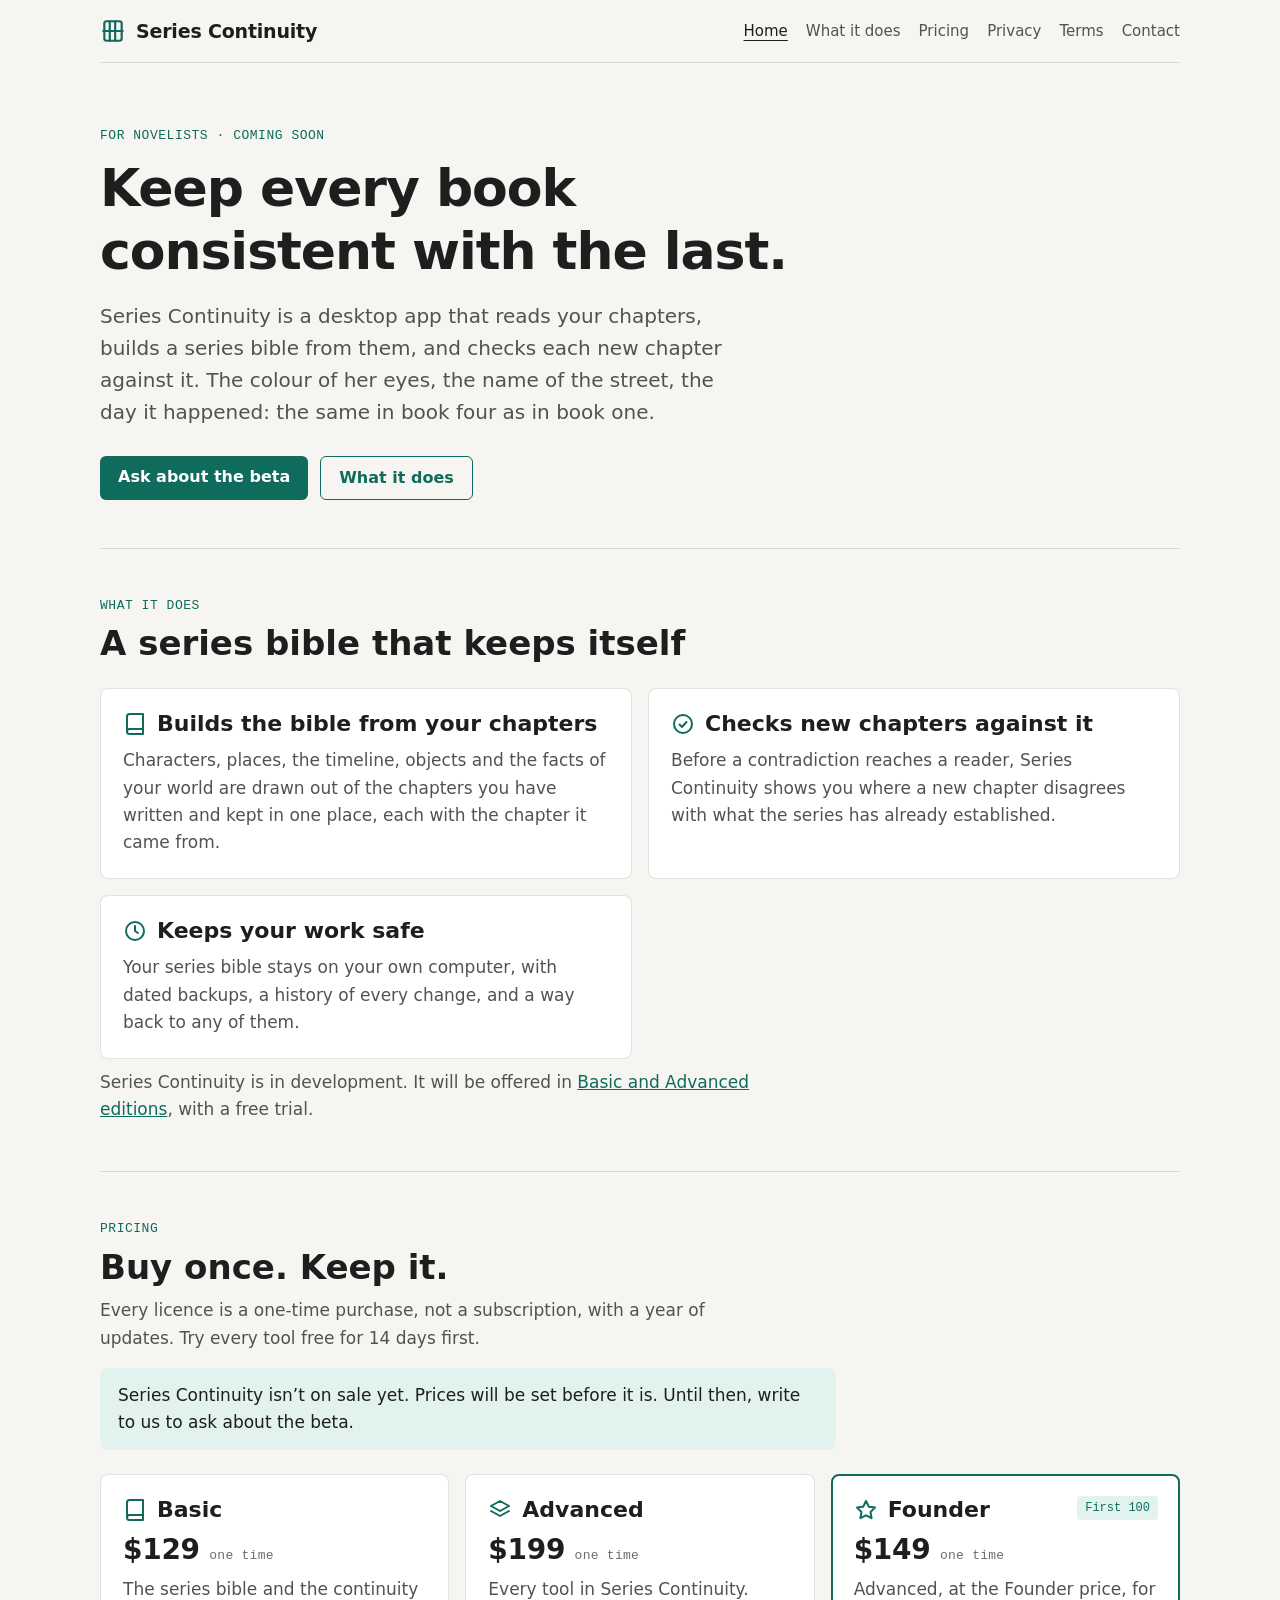
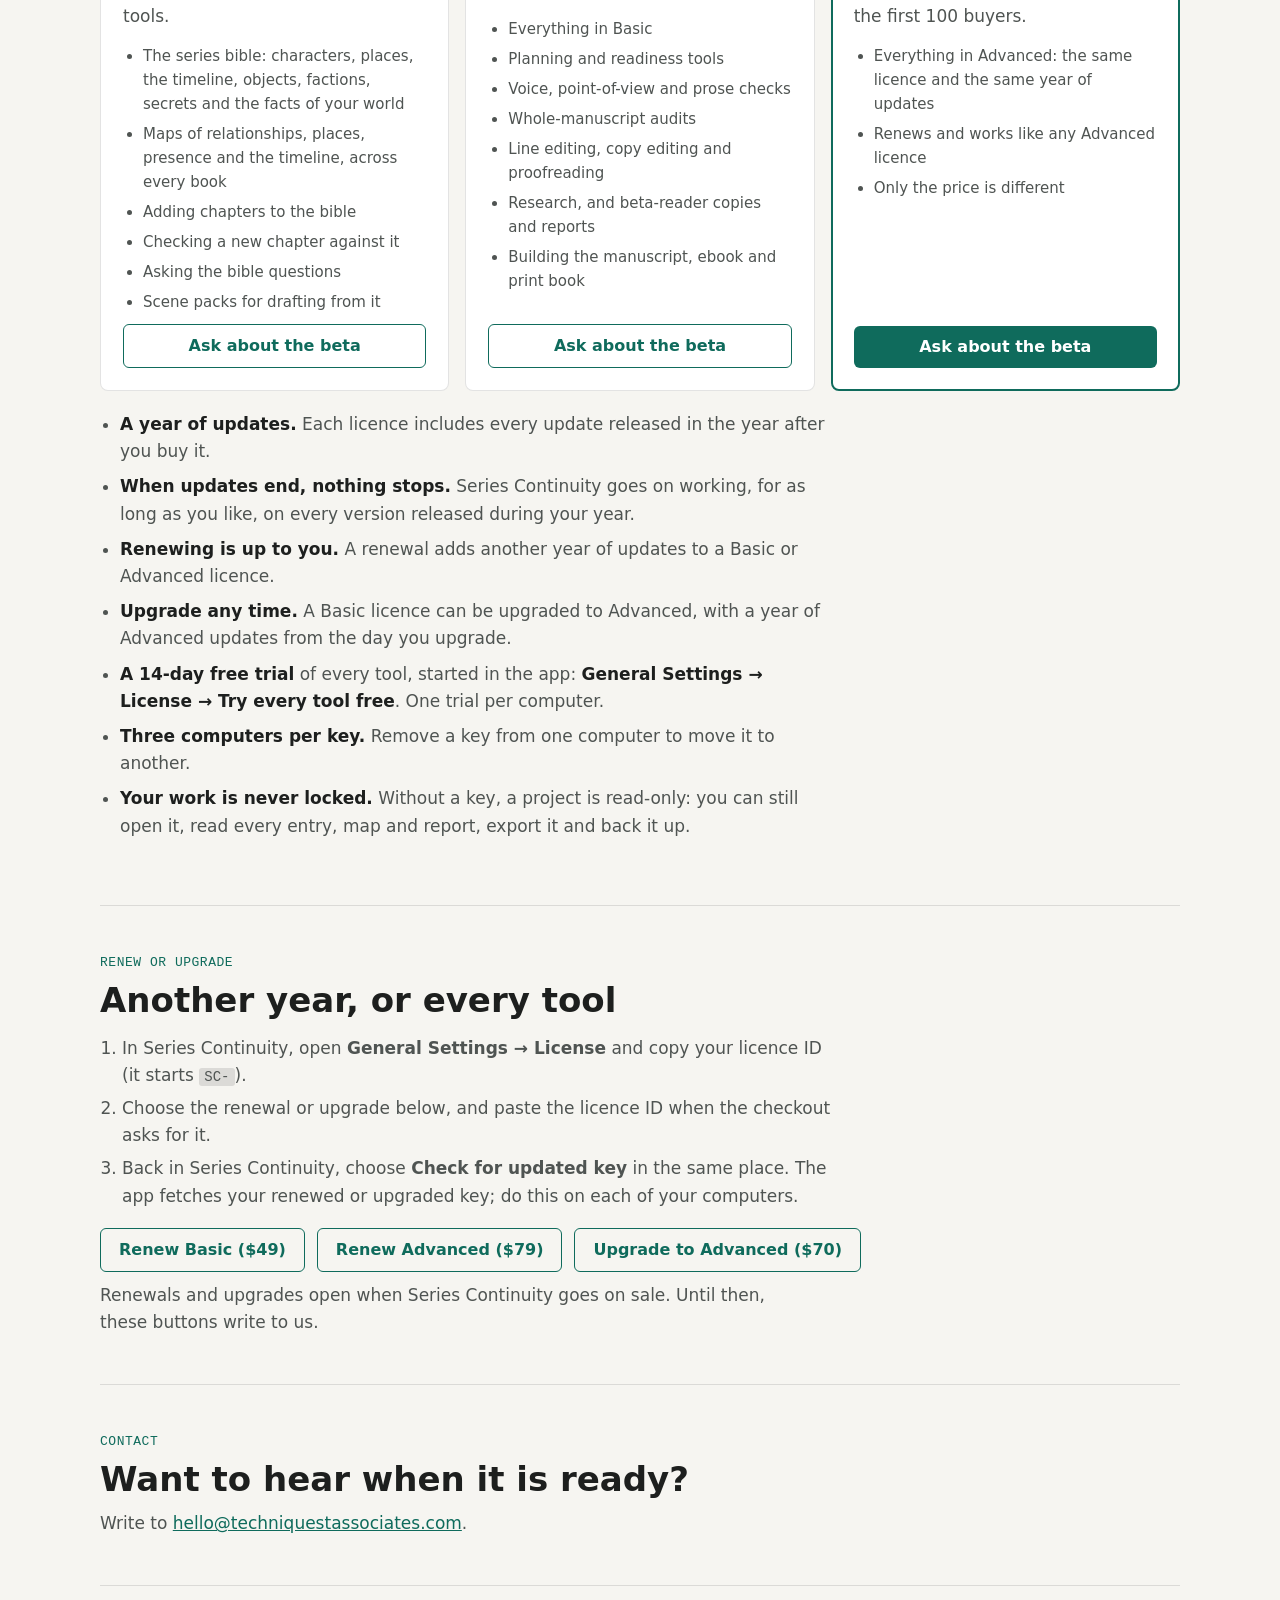
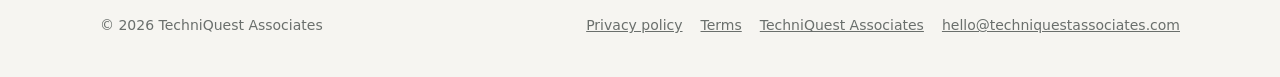
<file: index.html>
<!doctype html>
<html lang="en">
<head>
<meta charset="utf-8">
<meta name="viewport" content="width=device-width, initial-scale=1">
<title>Series Continuity: keep every book consistent with the last</title>
<meta name="description" content="Series Continuity is a desktop app for novelists. It builds a series bible from your chapters and checks each new chapter against it, so book four agrees with book one.">
<link rel="icon" href="favicon.svg" type="image/svg+xml">
<link rel="stylesheet" href="site.css">
</head>
<body>
<svg width="0" height="0" style="position:absolute" aria-hidden="true">
  <defs>
    <g id="i-mark" fill="none" stroke="currentColor" stroke-width="2" stroke-linecap="round" stroke-linejoin="round"><path d="M4 5a2 2 0 0 1 2-2h3v18H6a2 2 0 0 1-2-2z"/><path d="M9 3h5v18H9"/><path d="M14 3h4a2 2 0 0 1 2 2v14a2 2 0 0 1-2 2h-4"/><path d="M3 12h18"/></g>
    <g id="i-book" fill="none" stroke="currentColor" stroke-width="2" stroke-linecap="round" stroke-linejoin="round"><path d="M4 19.5A2.5 2.5 0 0 1 6.5 17H20"/><path d="M6.5 2H20v20H6.5A2.5 2.5 0 0 1 4 19.5v-15A2.5 2.5 0 0 1 6.5 2z"/></g>
    <g id="i-check" fill="none" stroke="currentColor" stroke-width="2" stroke-linecap="round" stroke-linejoin="round"><circle cx="12" cy="12" r="9"/><path d="M8.5 12.5l2.5 2.5 4.5-5"/></g>
    <g id="i-key" fill="none" stroke="currentColor" stroke-width="2" stroke-linecap="round" stroke-linejoin="round"><circle cx="7.5" cy="15.5" r="4.5"/><path d="M10.7 12.3L20 3"/><path d="M16 7l3 3"/><path d="M14 9l2 2"/></g>
    <g id="i-layers" fill="none" stroke="currentColor" stroke-width="2" stroke-linecap="round" stroke-linejoin="round"><path d="M12 3l9 5-9 5-9-5z"/><path d="M3 13l9 5 9-5"/></g>
    <g id="i-star" fill="none" stroke="currentColor" stroke-width="2" stroke-linecap="round" stroke-linejoin="round"><path d="M12 3l2.8 5.7 6.2.9-4.5 4.4 1.1 6.2L12 17.3l-5.6 2.9 1.1-6.2L3 9.6l6.2-.9z"/></g>
    <g id="i-clock" fill="none" stroke="currentColor" stroke-width="2" stroke-linecap="round" stroke-linejoin="round"><circle cx="12" cy="12" r="9"/><path d="M12 7v5l3 2"/></g>
  </defs>
</svg>

<header class="wrap top">
  <a class="brand" href="./"><svg viewBox="0 0 24 24" aria-hidden="true"><use href="#i-mark"/></svg>Series Continuity</a>
  <nav aria-label="Site">
    <a href="./" aria-current="page">Home</a>
    <a href="#what">What it does</a>
    <a href="#pricing">Pricing</a>
    <a href="privacy.html">Privacy</a>
    <a href="terms.html">Terms</a>
    <a href="mailto:hello@techniquestassociates.com?subject=Series%20Continuity">Contact</a>
  </nav>
</header>

<main class="wrap">
  <section class="hero" aria-labelledby="hero-title">
    <span class="eyebrow">For novelists · Coming soon</span>
    <h1 id="hero-title">Keep every book consistent with the last.</h1>
    <p class="lede">Series Continuity is a desktop app that reads your chapters, builds a series bible from them, and checks each new chapter against it. The colour of her eyes, the name of the street, the day it happened: the same in book four as in book one.</p>
    <div class="cta">
      <a class="btn" href="mailto:hello@techniquestassociates.com?subject=Series%20Continuity%20beta">Ask about the beta</a>
      <a class="btn quiet" href="#what">What it does</a>
    </div>
  </section>

  <section class="section" id="what" aria-labelledby="what-title">
    <span class="eyebrow">What it does</span>
    <h2 id="what-title">A series bible that keeps itself</h2>
    <div class="cards">
      <article class="card">
        <h3><svg viewBox="0 0 24 24" aria-hidden="true"><use href="#i-book"/></svg>Builds the bible from your chapters</h3>
        <p>Characters, places, the timeline, objects and the facts of your world are drawn out of the chapters you have written and kept in one place, each with the chapter it came from.</p>
      </article>
      <article class="card">
        <h3><svg viewBox="0 0 24 24" aria-hidden="true"><use href="#i-check"/></svg>Checks new chapters against it</h3>
        <p>Before a contradiction reaches a reader, Series Continuity shows you where a new chapter disagrees with what the series has already established.</p>
      </article>
      <article class="card">
        <h3><svg viewBox="0 0 24 24" aria-hidden="true"><use href="#i-clock"/></svg>Keeps your work safe</h3>
        <p>Your series bible stays on your own computer, with dated backups, a history of every change, and a way back to any of them.</p>
      </article>
    </div>
    <p class="intro">Series Continuity is in development. It will be offered in <a href="#pricing">Basic and Advanced editions</a>, with a free trial.</p>
  </section>

  <section class="section" id="pricing" aria-labelledby="pricing-title">
    <span class="eyebrow">Pricing</span>
    <h2 id="pricing-title">Buy once. Keep it.</h2>
    <p class="intro">Every licence is a one-time purchase, not a subscription, with a year of updates. Try every tool free for 14 days first.</p>
    <p class="store-note" id="store-note">Series Continuity isn’t on sale yet. Prices will be set before it is. Until then, write to us to ask about the beta.</p>
    <div class="plans">
      <article class="plan">
        <h3><svg viewBox="0 0 24 24" aria-hidden="true"><use href="#i-book"/></svg>Basic</h3>
        <p class="price" data-price="basic">Price to come</p>
        <p class="pitch">The series bible and the continuity tools.</p>
        <ul>
          <li>The series bible: characters, places, the timeline, objects, factions, secrets and the facts of your world</li>
          <li>Maps of relationships, places, presence and the timeline, across every book</li>
          <li>Adding chapters to the bible</li>
          <li>Checking a new chapter against it</li>
          <li>Asking the bible questions</li>
          <li>Scene packs for drafting from it</li>
        </ul>
        <a class="btn quiet" data-buy="basic" data-beta-subject="Series Continuity beta: Basic" href="mailto:hello@techniquestassociates.com?subject=Series%20Continuity%20beta%3A%20Basic">Ask about the beta</a>
      </article>
      <article class="plan">
        <h3><svg viewBox="0 0 24 24" aria-hidden="true"><use href="#i-layers"/></svg>Advanced</h3>
        <p class="price" data-price="advanced">Price to come</p>
        <p class="pitch">Every tool in Series Continuity.</p>
        <ul>
          <li>Everything in Basic</li>
          <li>Planning and readiness tools</li>
          <li>Voice, point-of-view and prose checks</li>
          <li>Whole-manuscript audits</li>
          <li>Line editing, copy editing and proofreading</li>
          <li>Research, and beta-reader copies and reports</li>
          <li>Building the manuscript, ebook and print book</li>
        </ul>
        <a class="btn quiet" data-buy="advanced" data-beta-subject="Series Continuity beta: Advanced" href="mailto:hello@techniquestassociates.com?subject=Series%20Continuity%20beta%3A%20Advanced">Ask about the beta</a>
      </article>
      <article class="plan feat" id="founder">
        <span class="tag">First 100</span>
        <h3><svg viewBox="0 0 24 24" aria-hidden="true"><use href="#i-star"/></svg>Founder</h3>
        <p class="price" data-price="founder">Price to come</p>
        <p class="pitch">Advanced, at the Founder price, for the first 100 buyers.</p>
        <ul>
          <li>Everything in Advanced: the same licence and the same year of updates</li>
          <li>Renews and works like any Advanced licence</li>
          <li>Only the price is different</li>
        </ul>
        <p class="left" id="founder-left" role="status" aria-live="polite" hidden></p>
        <a class="btn" data-buy="founder" data-beta-subject="Series Continuity beta: Founder" href="mailto:hello@techniquestassociates.com?subject=Series%20Continuity%20beta%3A%20Founder">Ask about the beta</a>
      </article>
    </div>
    <ul class="facts">
      <li><strong>A year of updates.</strong> Each licence includes every update released in the year after you buy it.</li>
      <li><strong>When updates end, nothing stops.</strong> Series Continuity goes on working, for as long as you like, on every version released during your year.</li>
      <li><strong>Renewing is up to you.</strong> A renewal adds another year of updates to a Basic or Advanced licence.</li>
      <li><strong>Upgrade any time.</strong> A Basic licence can be upgraded to Advanced, with a year of Advanced updates from the day you upgrade.</li>
      <li><strong>A 14-day free trial</strong> of every tool, started in the app: <strong>General Settings → License → Try every tool free</strong>. One trial per computer.</li>
      <li><strong>Three computers per key.</strong> Remove a key from one computer to move it to another.</li>
      <li><strong>Your work is never locked.</strong> Without a key, a project is read-only: you can still open it, read every entry, map and report, export it and back it up.</li>
    </ul>
  </section>

  <section class="section" id="renew" aria-labelledby="renew-title">
    <span class="eyebrow">Renew or upgrade</span>
    <h2 id="renew-title">Another year, or every tool</h2>
    <ol class="renew-steps">
      <li>In Series Continuity, open <strong>General Settings → License</strong> and copy your licence ID (it starts <code>SC-</code>).</li>
      <li>Choose the renewal or upgrade below, and paste the licence ID when the checkout asks for it.</li>
      <li>Back in Series Continuity, choose <strong>Check for updated key</strong> in the same place. The app fetches your renewed or upgraded key; do this on each of your computers.</li>
    </ol>
    <div class="renew-links">
      <a class="btn quiet" data-buy="basicRenewal" data-beta-subject="Series Continuity: Basic renewal" href="mailto:hello@techniquestassociates.com?subject=Series%20Continuity%3A%20Basic%20renewal">Renew Basic<span data-price-suffix="basicRenewal"></span></a>
      <a class="btn quiet" data-buy="advancedRenewal" data-beta-subject="Series Continuity: Advanced renewal" href="mailto:hello@techniquestassociates.com?subject=Series%20Continuity%3A%20Advanced%20renewal">Renew Advanced<span data-price-suffix="advancedRenewal"></span></a>
      <a class="btn quiet" data-buy="upgrade" data-beta-subject="Series Continuity: upgrade to Advanced" href="mailto:hello@techniquestassociates.com?subject=Series%20Continuity%3A%20upgrade%20to%20Advanced">Upgrade to Advanced<span data-price-suffix="upgrade"></span></a>
    </div>
    <p class="intro" id="renew-closed">Renewals and upgrades open when Series Continuity goes on sale. Until then, these buttons write to us.</p>
  </section>

  <section class="section" id="contact" aria-labelledby="contact-title">
    <span class="eyebrow">Contact</span>
    <h2 id="contact-title">Want to hear when it is ready?</h2>
    <p class="intro">Write to <a href="mailto:hello@techniquestassociates.com?subject=Series%20Continuity">hello@techniquestassociates.com</a>.</p>
  </section>
</main>

<footer class="wrap site-foot">
  <span>© 2026 TechniQuest Associates</span>
  <nav aria-label="Footer"><a href="privacy.html">Privacy policy</a><a href="terms.html">Terms</a><a href="https://techniquestassociates.com/">TechniQuest Associates</a><a href="mailto:hello@techniquestassociates.com">hello@techniquestassociates.com</a></nav>
</footer>
<script>
/* =====================================================================
   STORE SETTINGS: the one place to set prices and Stripe Payment Links.
   ---------------------------------------------------------------------
   storeOpen  false = not on sale: every buy, renew and upgrade button
              stays "Ask about the beta" (an email to us), and the
              pricing section says it isn't on sale yet.
              true  = on sale: each button whose link below is filled in
              goes to that Stripe Payment Link. A button whose link is
              still empty keeps writing to us.
   prices     What each card and button shows, as written, e.g. "$49".
              Leave "" to show "Price to come".
   links      The Stripe Payment Link for each, e.g.
              "https://buy.stripe.com/…". Every link must redirect after
              payment to
              https://seriescontinuity.com/thanks.html?session_id={CHECKOUT_SESSION_ID}
              The renewal and upgrade links need the license_id custom
              field (techniquest-keys user manual, section 5).
   service    The licence key service (techniquest-keys). The Founder
              card asks it how many Founder licences are left.
   ===================================================================== */
const STORE = {
  storeOpen: false,
  prices: {
    basic: '$129',
    advanced: '$199',
    founder: '$149',
    basicRenewal: '$49',
    advancedRenewal: '$79',
    upgrade: '$70',
  },
  links: {
    basic: '',
    advanced: '',
    founder: '',
    basicRenewal: '',
    advancedRenewal: '',
    upgrade: '',
  },
  service: 'https://keys.techniquestassociates.com',
};
/* ===================== end of store settings ======================== */

(() => {
  const params = new URLSearchParams(location.search);
  const local = ['localhost', '127.0.0.1'].includes(location.hostname);
  // Only a copy served from this computer may be pointed elsewhere, for testing:
  // ?service=http://localhost:8787 and ?store=open.
  const service = (local && params.get('service')) || STORE.service;
  const open = STORE.storeOpen || (local && params.get('store') === 'open');
  const isLink = (url) => /^https:\/\/\S+$/.test(url || '');

  for (const el of document.querySelectorAll('[data-price]')) {
    const price = STORE.prices[el.dataset.price];
    if (price) {
      el.textContent = price + ' ';
      const once = document.createElement('span');
      once.textContent = 'one time';
      el.append(once);
    }
  }
  for (const el of document.querySelectorAll('[data-price-suffix]')) {
    const price = STORE.prices[el.dataset.priceSuffix];
    el.textContent = price ? ` (${price})` : '';
  }

  const BUY_LABELS = {
    basic: 'Buy Basic',
    advanced: 'Buy Advanced',
    founder: 'Buy Founder',
  };
  let anyOnSale = false;
  for (const button of document.querySelectorAll('[data-buy]')) {
    const which = button.dataset.buy;
    const url = STORE.links[which];
    if (!open || !isLink(url)) continue; // keeps the beta email it was written with
    button.href = url;
    if (BUY_LABELS[which]) button.textContent = BUY_LABELS[which];
    anyOnSale = true;
  }
  document.getElementById('store-note').hidden = open && anyOnSale;
  document.getElementById('renew-closed').hidden =
    open && ['basicRenewal', 'advancedRenewal', 'upgrade'].every((k) => isLink(STORE.links[k]));

  // How many Founder licences are left. If the service can't be reached, the
  // card shows without a count.
  const left = document.getElementById('founder-left');
  const founderButton = document.querySelector('[data-buy="founder"]');
  fetch(`${service}/v1/offers?product=series-continuity`, { cache: 'no-store' })
    .then((r) => (r.ok ? r.json() : null))
    .then((body) => {
      const f = body && body.founder;
      if (!f || !Number.isInteger(f.left) || !Number.isInteger(f.limit)) return;
      if (f.left <= 0) {
        left.textContent = 'Sold out';
        founderButton.textContent = 'Sold out';
        founderButton.removeAttribute('href');
        founderButton.setAttribute('aria-disabled', 'true');
        founderButton.setAttribute('role', 'link');
      } else {
        left.textContent = `${f.left} of ${f.limit} left`;
      }
      left.hidden = false;
    })
    .catch(() => {});
})();
</script>
</body>
</html>
</file>
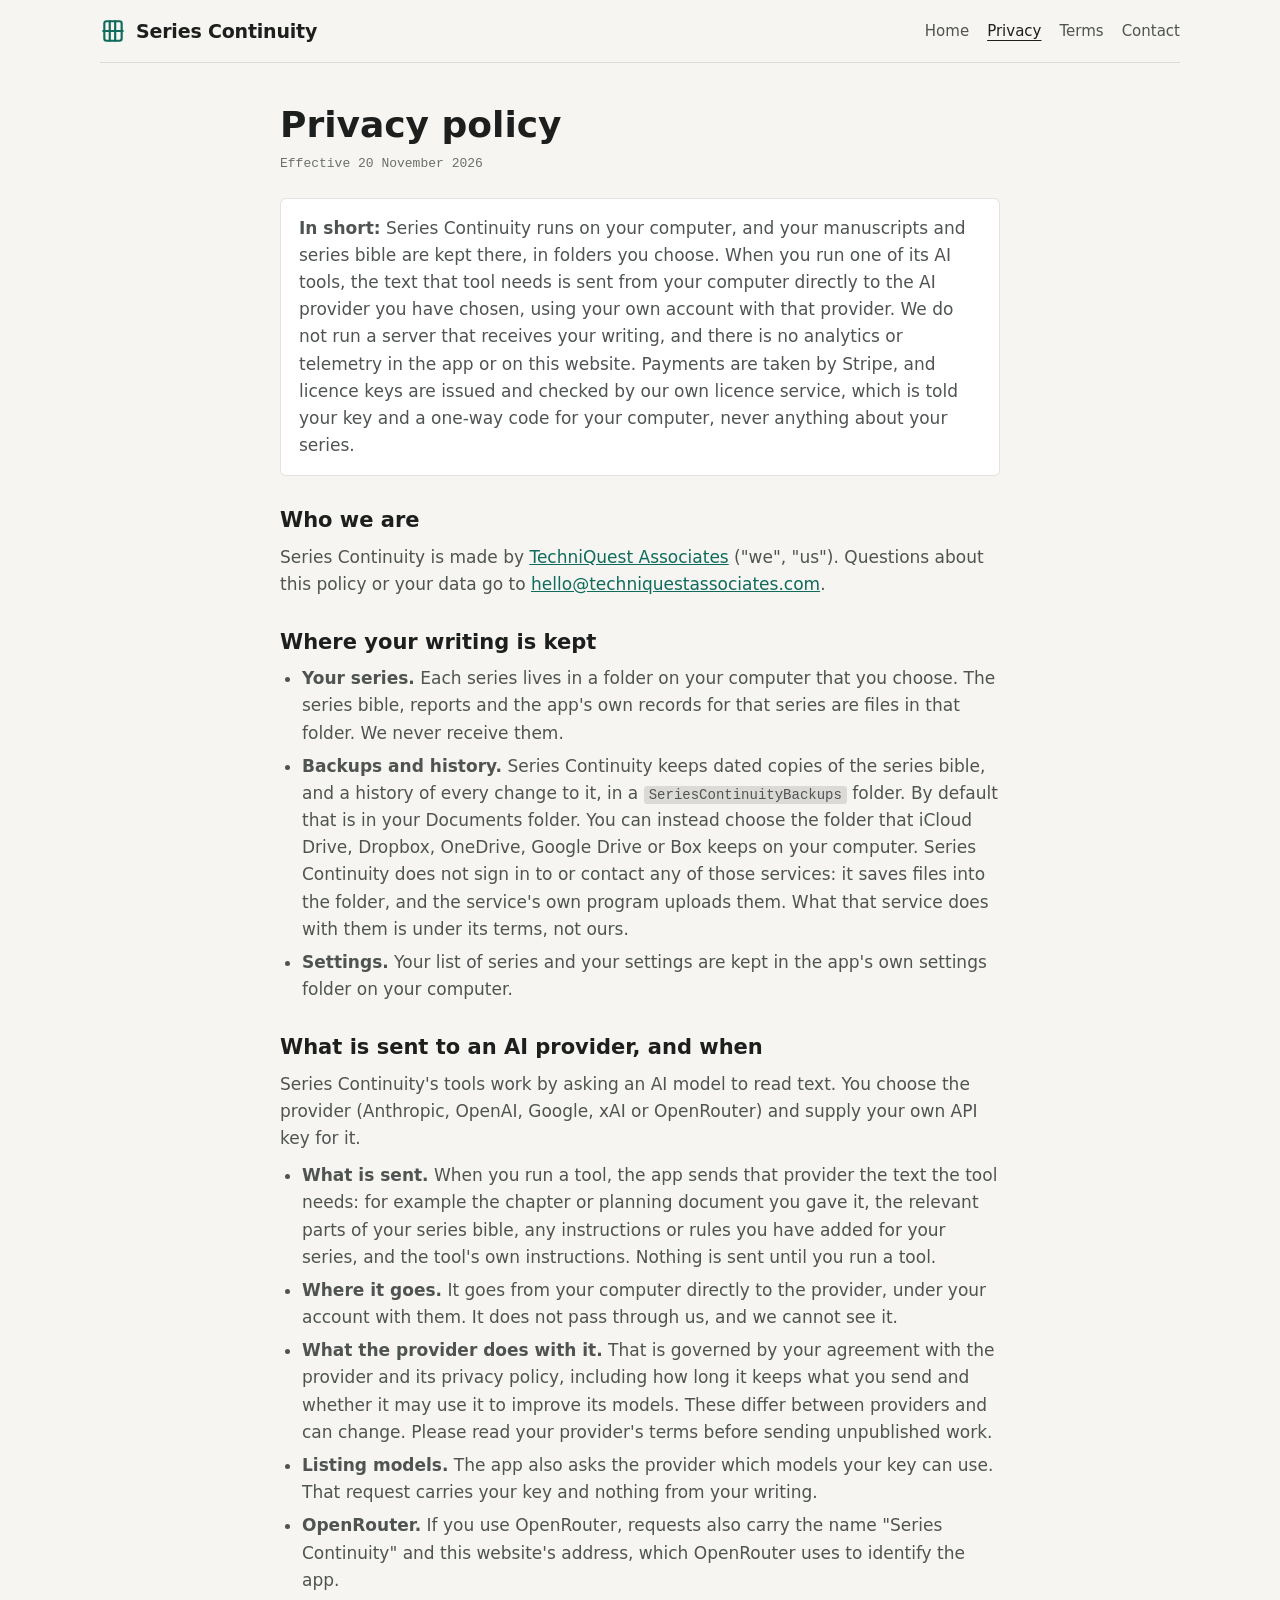
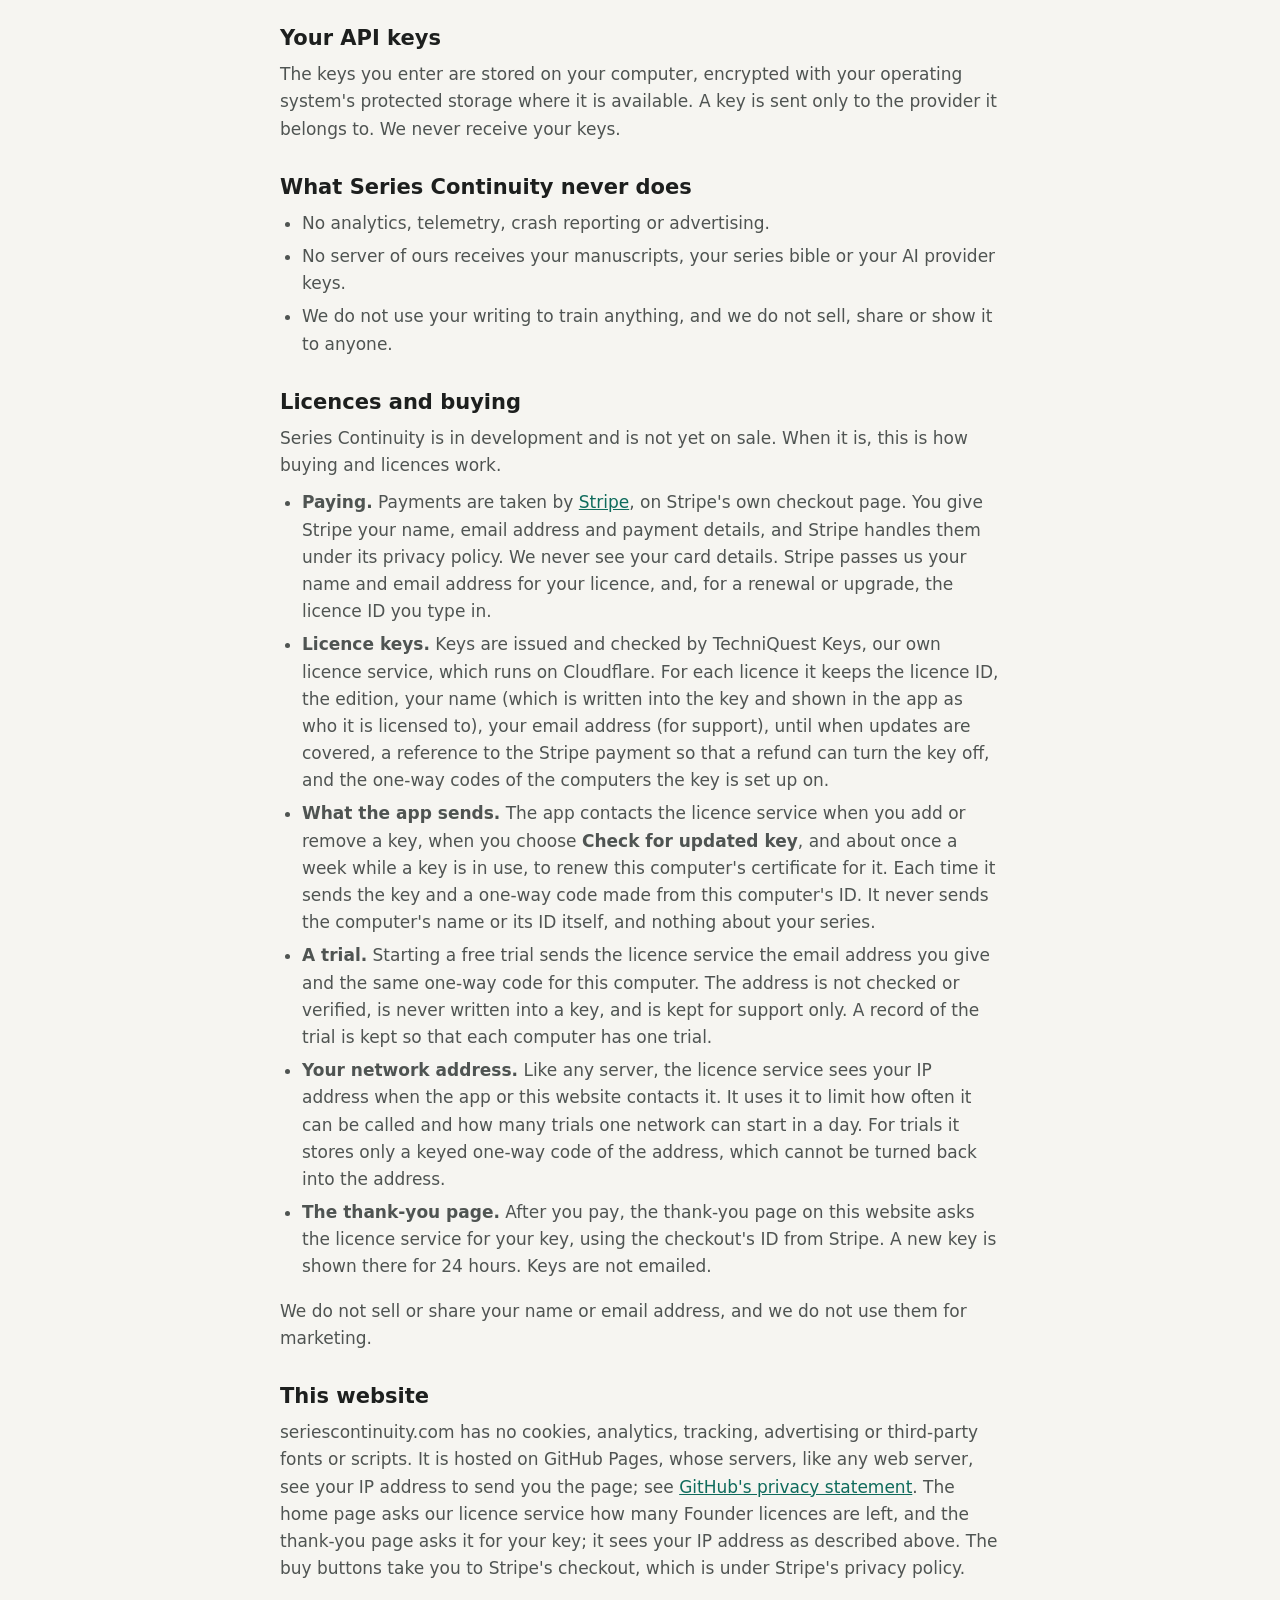
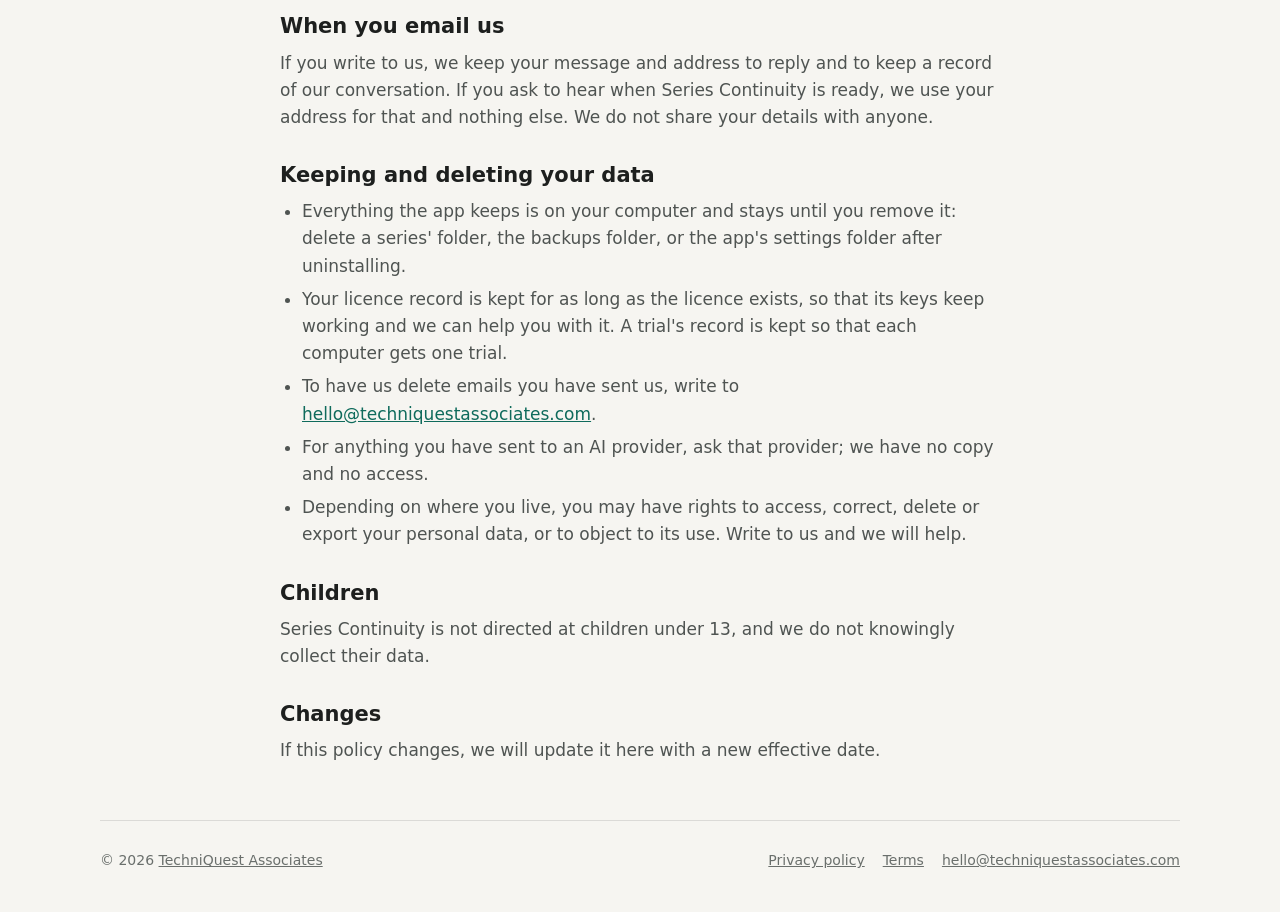
<file: privacy.html>
<!doctype html>
<html lang="en">
<head>
<meta charset="utf-8">
<meta name="viewport" content="width=device-width, initial-scale=1">
<title>Privacy policy · Series Continuity</title>
<meta name="description" content="Where Series Continuity keeps your writing, what it sends to the AI provider you choose, and what is never sent anywhere.">
<link rel="icon" href="favicon.svg" type="image/svg+xml">
<link rel="stylesheet" href="site.css">
</head>
<body>
<svg width="0" height="0" style="position:absolute" aria-hidden="true">
  <defs>
    <g id="i-mark" fill="none" stroke="currentColor" stroke-width="2" stroke-linecap="round" stroke-linejoin="round"><path d="M4 5a2 2 0 0 1 2-2h3v18H6a2 2 0 0 1-2-2z"/><path d="M9 3h5v18H9"/><path d="M14 3h4a2 2 0 0 1 2 2v14a2 2 0 0 1-2 2h-4"/><path d="M3 12h18"/></g>
  </defs>
</svg>

<header class="wrap top">
  <a class="brand" href="./"><svg viewBox="0 0 24 24" aria-hidden="true"><use href="#i-mark"/></svg>Series Continuity</a>
  <nav aria-label="Site">
    <a href="./">Home</a>
    <a href="privacy.html" aria-current="page">Privacy</a>
    <a href="terms.html">Terms</a>
    <a href="mailto:hello@techniquestassociates.com?subject=Series%20Continuity">Contact</a>
  </nav>
</header>

<main class="wrap doc">
  <h1>Privacy policy</h1>
  <p class="updated">Effective 20 November 2026</p>

  <div class="summary">
    <p><strong>In short:</strong> Series Continuity runs on your computer, and your manuscripts and series bible are kept there, in folders you choose. When you run one of its AI tools, the text that tool needs is sent from your computer directly to the AI provider you have chosen, using your own account with that provider. We do not run a server that receives your writing, and there is no analytics or telemetry in the app or on this website. Payments are taken by Stripe, and licence keys are issued and checked by our own licence service, which is told your key and a one-way code for your computer, never anything about your series.</p>
  </div>

  <h2>Who we are</h2>
  <p>Series Continuity is made by <a href="https://techniquestassociates.com/">TechniQuest Associates</a> ("we", "us"). Questions about this policy or your data go to <a href="mailto:hello@techniquestassociates.com?subject=Series%20Continuity%20privacy">hello@techniquestassociates.com</a>.</p>

  <h2>Where your writing is kept</h2>
  <ul>
    <li><strong>Your series.</strong> Each series lives in a folder on your computer that you choose. The series bible, reports and the app's own records for that series are files in that folder. We never receive them.</li>
    <li><strong>Backups and history.</strong> Series Continuity keeps dated copies of the series bible, and a history of every change to it, in a <code>SeriesContinuityBackups</code> folder. By default that is in your Documents folder. You can instead choose the folder that iCloud Drive, Dropbox, OneDrive, Google Drive or Box keeps on your computer. Series Continuity does not sign in to or contact any of those services: it saves files into the folder, and the service's own program uploads them. What that service does with them is under its terms, not ours.</li>
    <li><strong>Settings.</strong> Your list of series and your settings are kept in the app's own settings folder on your computer.</li>
  </ul>

  <h2>What is sent to an AI provider, and when</h2>
  <p>Series Continuity's tools work by asking an AI model to read text. You choose the provider (Anthropic, OpenAI, Google, xAI or OpenRouter) and supply your own API key for it.</p>
  <ul>
    <li><strong>What is sent.</strong> When you run a tool, the app sends that provider the text the tool needs: for example the chapter or planning document you gave it, the relevant parts of your series bible, any instructions or rules you have added for your series, and the tool's own instructions. Nothing is sent until you run a tool.</li>
    <li><strong>Where it goes.</strong> It goes from your computer directly to the provider, under your account with them. It does not pass through us, and we cannot see it.</li>
    <li><strong>What the provider does with it.</strong> That is governed by your agreement with the provider and its privacy policy, including how long it keeps what you send and whether it may use it to improve its models. These differ between providers and can change. Please read your provider's terms before sending unpublished work.</li>
    <li><strong>Listing models.</strong> The app also asks the provider which models your key can use. That request carries your key and nothing from your writing.</li>
    <li><strong>OpenRouter.</strong> If you use OpenRouter, requests also carry the name "Series Continuity" and this website's address, which OpenRouter uses to identify the app.</li>
  </ul>

  <h2>Your API keys</h2>
  <p>The keys you enter are stored on your computer, encrypted with your operating system's protected storage where it is available. A key is sent only to the provider it belongs to. We never receive your keys.</p>

  <h2>What Series Continuity never does</h2>
  <ul>
    <li>No analytics, telemetry, crash reporting or advertising.</li>
    <li>No server of ours receives your manuscripts, your series bible or your AI provider keys.</li>
    <li>We do not use your writing to train anything, and we do not sell, share or show it to anyone.</li>
  </ul>

  <h2>Licences and buying</h2>
  <p>Series Continuity is in development and is not yet on sale. When it is, this is how buying and licences work.</p>
  <!-- CHECK: whether the Stripe account is Stripe Managed Payments (Stripe as merchant of record, handling sales tax) or a standard Stripe account; if Managed Payments, say so here and in terms.html. -->
  <ul>
    <li><strong>Paying.</strong> Payments are taken by <a href="https://stripe.com/privacy">Stripe</a>, on Stripe's own checkout page. You give Stripe your name, email address and payment details, and Stripe handles them under its privacy policy. We never see your card details. Stripe passes us your name and email address for your licence, and, for a renewal or upgrade, the licence ID you type in.</li>
    <li><strong>Licence keys.</strong> Keys are issued and checked by TechniQuest Keys, our own licence service, which runs on Cloudflare. For each licence it keeps the licence ID, the edition, your name (which is written into the key and shown in the app as who it is licensed to), your email address (for support), until when updates are covered, a reference to the Stripe payment so that a refund can turn the key off, and the one-way codes of the computers the key is set up on.</li>
    <li><strong>What the app sends.</strong> The app contacts the licence service when you add or remove a key, when you choose <strong>Check for updated key</strong>, and about once a week while a key is in use, to renew this computer's certificate for it. Each time it sends the key and a one-way code made from this computer's ID. It never sends the computer's name or its ID itself, and nothing about your series.</li>
    <li><strong>A trial.</strong> Starting a free trial sends the licence service the email address you give and the same one-way code for this computer. The address is not checked or verified, is never written into a key, and is kept for support only. A record of the trial is kept so that each computer has one trial.</li>
    <li><strong>Your network address.</strong> Like any server, the licence service sees your IP address when the app or this website contacts it. It uses it to limit how often it can be called and how many trials one network can start in a day. For trials it stores only a keyed one-way code of the address, which cannot be turned back into the address.</li>
    <li><strong>The thank-you page.</strong> After you pay, the thank-you page on this website asks the licence service for your key, using the checkout's ID from Stripe. A new key is shown there for 24 hours. Keys are not emailed.</li>
  </ul>
  <!-- CHECK: how long Cloudflare keeps the service's logs (Workers Logs record failures, payment events and admin commands), and whether those logs hold IP addresses; add it here if it should be stated. -->
  <p>We do not sell or share your name or email address, and we do not use them for marketing.</p>

  <h2>This website</h2>
  <p>seriescontinuity.com has no cookies, analytics, tracking, advertising or third-party fonts or scripts. It is hosted on GitHub Pages, whose servers, like any web server, see your IP address to send you the page; see <a href="https://docs.github.com/en/site-policy/privacy-policies/github-general-privacy-statement">GitHub's privacy statement</a>. The home page asks our licence service how many Founder licences are left, and the thank-you page asks it for your key; it sees your IP address as described above. The buy buttons take you to Stripe's checkout, which is under Stripe's privacy policy.</p>

  <h2>When you email us</h2>
  <p>If you write to us, we keep your message and address to reply and to keep a record of our conversation. If you ask to hear when Series Continuity is ready, we use your address for that and nothing else. We do not share your details with anyone.</p>

  <h2>Keeping and deleting your data</h2>
  <ul>
    <li>Everything the app keeps is on your computer and stays until you remove it: delete a series' folder, the backups folder, or the app's settings folder after uninstalling.</li>
    <li>Your licence record is kept for as long as the licence exists, so that its keys keep working and we can help you with it. A trial's record is kept so that each computer gets one trial.<!-- CHECK: whether a trial's email address, or a licence's name and email, can be removed on request without breaking the one-trial-per-computer rule or the licence; say so here if it can. --></li>
    <li>To have us delete emails you have sent us, write to <a href="mailto:hello@techniquestassociates.com">hello@techniquestassociates.com</a>.</li>
    <li>For anything you have sent to an AI provider, ask that provider; we have no copy and no access.</li>
    <li>Depending on where you live, you may have rights to access, correct, delete or export your personal data, or to object to its use. Write to us and we will help.</li>
  </ul>

  <h2>Children</h2>
  <p>Series Continuity is not directed at children under 13, and we do not knowingly collect their data.</p>

  <h2>Changes</h2>
  <p>If this policy changes, we will update it here with a new effective date.</p>
</main>

<footer class="wrap site-foot">
  <span>&copy; 2026 <a href="https://techniquestassociates.com/">TechniQuest Associates</a></span>
  <nav aria-label="Footer"><a href="privacy.html">Privacy policy</a><a href="terms.html">Terms</a><a href="mailto:hello@techniquestassociates.com">hello@techniquestassociates.com</a></nav>
</footer>
</body>
</html>
</file>
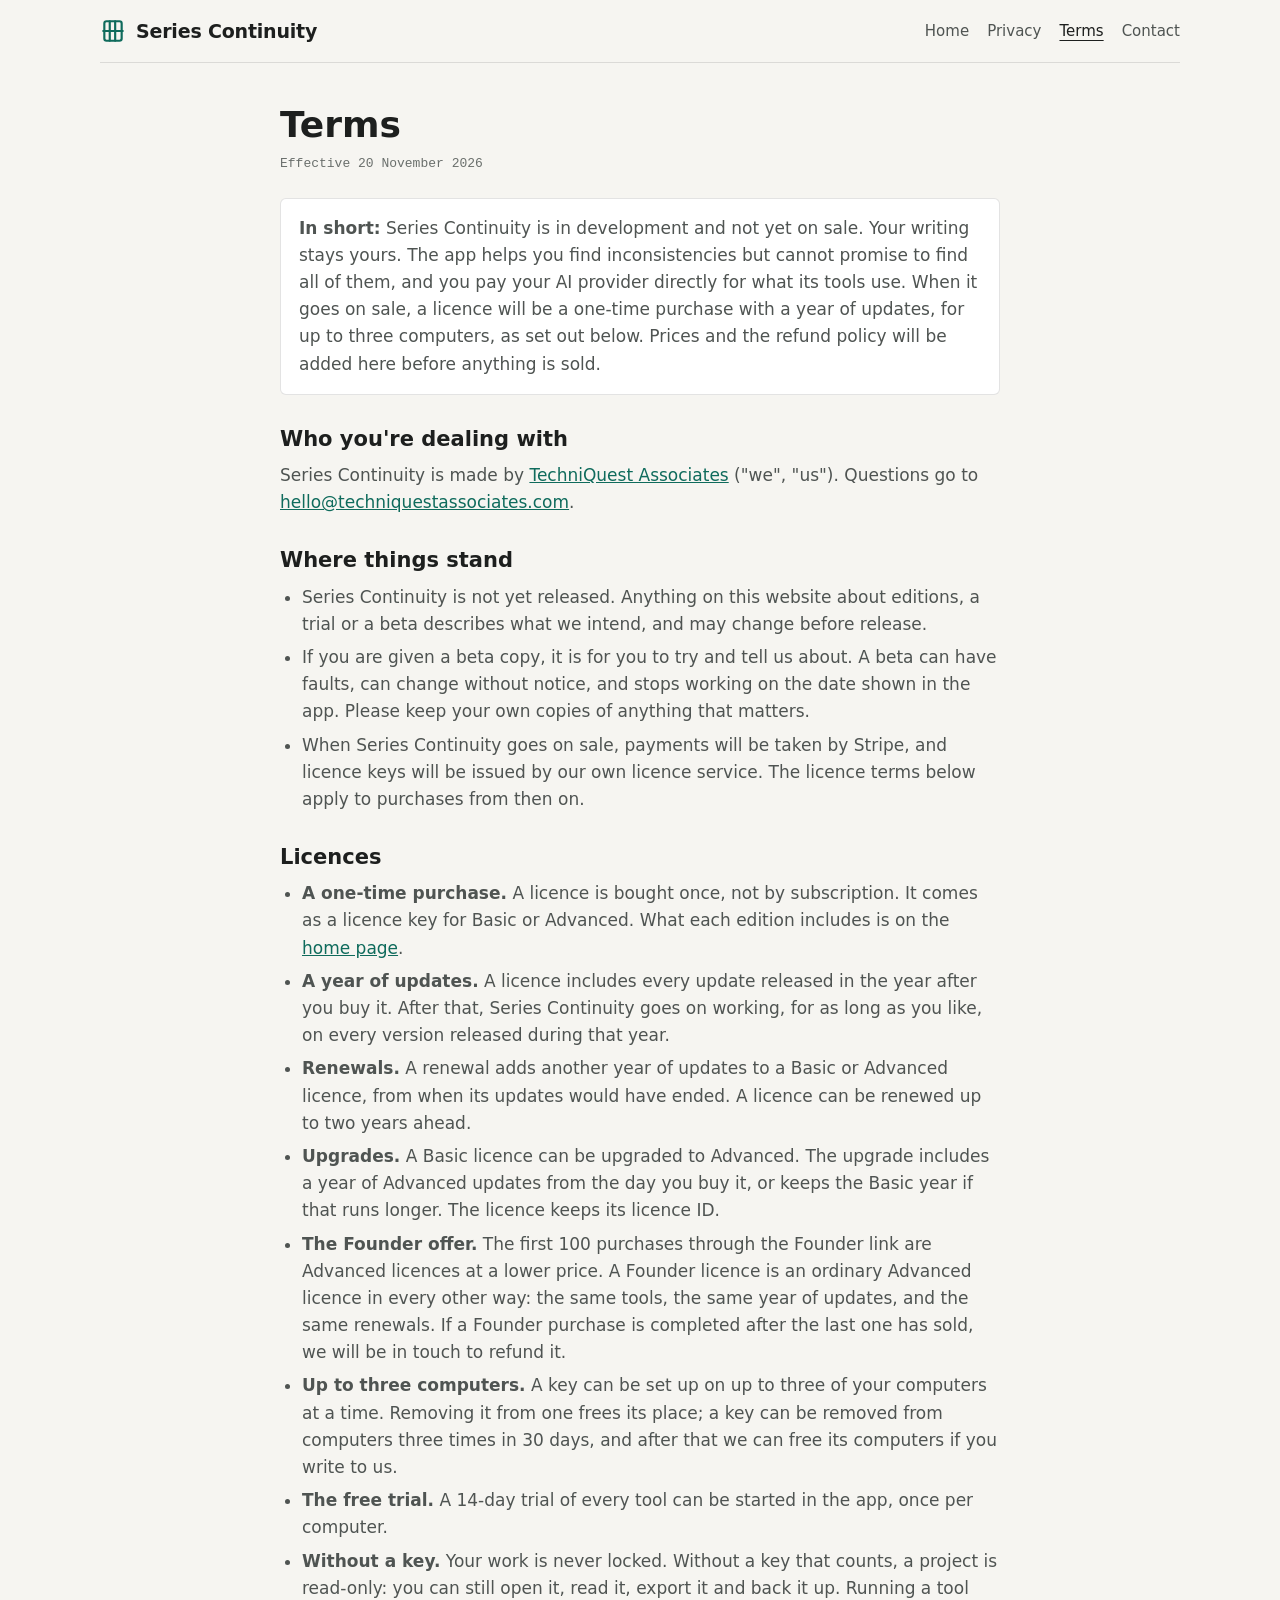
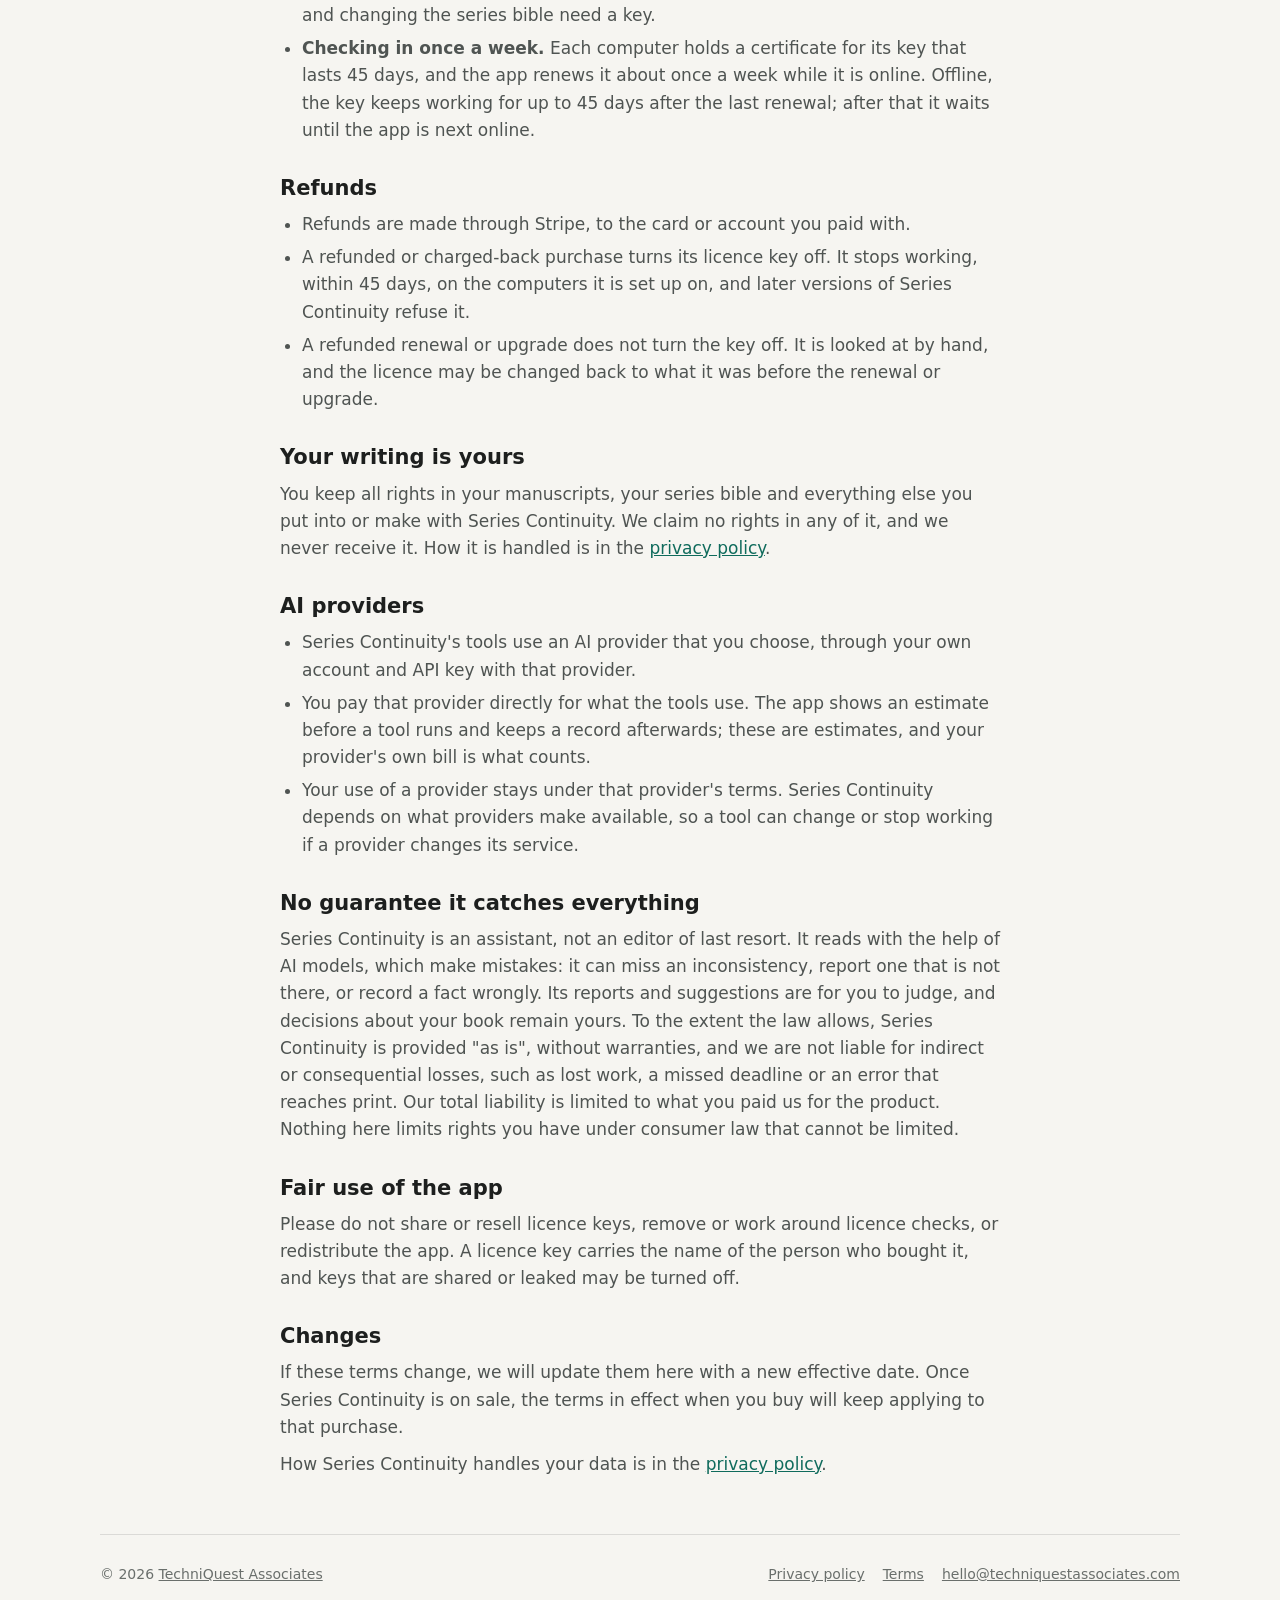
<file: terms.html>
<!doctype html>
<html lang="en">
<head>
<meta charset="utf-8">
<meta name="viewport" content="width=device-width, initial-scale=1">
<title>Terms · Series Continuity</title>
<meta name="description" content="The terms for Series Continuity while it is in development: your writing stays yours, and what the app can and cannot promise.">
<link rel="icon" href="favicon.svg" type="image/svg+xml">
<link rel="stylesheet" href="site.css">
</head>
<body>
<svg width="0" height="0" style="position:absolute" aria-hidden="true">
  <defs>
    <g id="i-mark" fill="none" stroke="currentColor" stroke-width="2" stroke-linecap="round" stroke-linejoin="round"><path d="M4 5a2 2 0 0 1 2-2h3v18H6a2 2 0 0 1-2-2z"/><path d="M9 3h5v18H9"/><path d="M14 3h4a2 2 0 0 1 2 2v14a2 2 0 0 1-2 2h-4"/><path d="M3 12h18"/></g>
  </defs>
</svg>

<header class="wrap top">
  <a class="brand" href="./"><svg viewBox="0 0 24 24" aria-hidden="true"><use href="#i-mark"/></svg>Series Continuity</a>
  <nav aria-label="Site">
    <a href="./">Home</a>
    <a href="privacy.html">Privacy</a>
    <a href="terms.html" aria-current="page">Terms</a>
    <a href="mailto:hello@techniquestassociates.com?subject=Series%20Continuity">Contact</a>
  </nav>
</header>

<main class="wrap doc">
  <h1>Terms</h1>
  <p class="updated">Effective 20 November 2026</p>

  <div class="summary">
    <p><strong>In short:</strong> Series Continuity is in development and not yet on sale. Your writing stays yours. The app helps you find inconsistencies but cannot promise to find all of them, and you pay your AI provider directly for what its tools use. When it goes on sale, a licence will be a one-time purchase with a year of updates, for up to three computers, as set out below. Prices and the refund policy will be added here before anything is sold.</p>
  </div>

  <h2>Who you're dealing with</h2>
  <p>Series Continuity is made by <a href="https://techniquestassociates.com/">TechniQuest Associates</a> ("we", "us"). Questions go to <a href="mailto:hello@techniquestassociates.com?subject=Series%20Continuity">hello@techniquestassociates.com</a>.</p>

  <h2>Where things stand</h2>
  <ul>
    <li>Series Continuity is not yet released. Anything on this website about editions, a trial or a beta describes what we intend, and may change before release.</li>
    <li>If you are given a beta copy, it is for you to try and tell us about. A beta can have faults, can change without notice, and stops working on the date shown in the app. Please keep your own copies of anything that matters.</li>
    <li>When Series Continuity goes on sale, payments will be taken by Stripe, and licence keys will be issued by our own licence service. The licence terms below apply to purchases from then on.</li>
  </ul>
  <!-- CHECK: if the Stripe account is Stripe Managed Payments, Stripe is the merchant of record (the seller of record, handling tax and its own terms); say so here and in privacy.html. -->

  <h2>Licences</h2>
  <ul>
    <li><strong>A one-time purchase.</strong> A licence is bought once, not by subscription. It comes as a licence key for Basic or Advanced. What each edition includes is on the <a href="./#pricing">home page</a>.</li>
    <li><strong>A year of updates.</strong> A licence includes every update released in the year after you buy it. After that, Series Continuity goes on working, for as long as you like, on every version released during that year.</li>
    <li><strong>Renewals.</strong> A renewal adds another year of updates to a Basic or Advanced licence, from when its updates would have ended. A licence can be renewed up to two years ahead.</li>
    <li><strong>Upgrades.</strong> A Basic licence can be upgraded to Advanced. The upgrade includes a year of Advanced updates from the day you buy it, or keeps the Basic year if that runs longer. The licence keeps its licence ID.</li>
    <li><strong>The Founder offer.</strong> The first 100 purchases through the Founder link are Advanced licences at a lower price. A Founder licence is an ordinary Advanced licence in every other way: the same tools, the same year of updates, and the same renewals. If a Founder purchase is completed after the last one has sold, we will be in touch to refund it.<!-- CHECK: whether a Founder checkout past the limit is always refunded, or may be issued by hand (ADR 040 allows either). --></li>
    <li><strong>Up to three computers.</strong> A key can be set up on up to three of your computers at a time. Removing it from one frees its place; a key can be removed from computers three times in 30 days, and after that we can free its computers if you write to us.</li>
    <li><strong>The free trial.</strong> A 14-day trial of every tool can be started in the app, once per computer.</li>
    <li><strong>Without a key.</strong> Your work is never locked. Without a key that counts, a project is read-only: you can still open it, read it, export it and back it up. Running a tool and changing the series bible need a key.</li>
    <li><strong>Checking in once a week.</strong> Each computer holds a certificate for its key that lasts 45 days, and the app renews it about once a week while it is online. Offline, the key keeps working for up to 45 days after the last renewal; after that it waits until the app is next online.</li>
  </ul>

  <h2>Refunds</h2>
  <!-- CHECK: the refund policy itself (how many days, and on what grounds) is not decided; add it here before the store opens. -->
  <ul>
    <li>Refunds are made through Stripe, to the card or account you paid with.</li>
    <li>A refunded or charged-back purchase turns its licence key off. It stops working, within 45 days, on the computers it is set up on, and later versions of Series Continuity refuse it.</li>
    <li>A refunded renewal or upgrade does not turn the key off. It is looked at by hand, and the licence may be changed back to what it was before the renewal or upgrade.<!-- CHECK: what the seller will do with a refunded renewal or upgrade (the service logs it for a change by hand). --></li>
  </ul>

  <h2>Your writing is yours</h2>
  <p>You keep all rights in your manuscripts, your series bible and everything else you put into or make with Series Continuity. We claim no rights in any of it, and we never receive it. How it is handled is in the <a href="privacy.html">privacy policy</a>.</p>

  <h2>AI providers</h2>
  <ul>
    <li>Series Continuity's tools use an AI provider that you choose, through your own account and API key with that provider.</li>
    <li>You pay that provider directly for what the tools use. The app shows an estimate before a tool runs and keeps a record afterwards; these are estimates, and your provider's own bill is what counts.</li>
    <li>Your use of a provider stays under that provider's terms. Series Continuity depends on what providers make available, so a tool can change or stop working if a provider changes its service.</li>
  </ul>

  <h2>No guarantee it catches everything</h2>
  <p>Series Continuity is an assistant, not an editor of last resort. It reads with the help of AI models, which make mistakes: it can miss an inconsistency, report one that is not there, or record a fact wrongly. Its reports and suggestions are for you to judge, and decisions about your book remain yours. To the extent the law allows, Series Continuity is provided "as is", without warranties, and we are not liable for indirect or consequential losses, such as lost work, a missed deadline or an error that reaches print. Our total liability is limited to what you paid us for the product. Nothing here limits rights you have under consumer law that cannot be limited.</p>

  <h2>Fair use of the app</h2>
  <p>Please do not share or resell licence keys, remove or work around licence checks, or redistribute the app. A licence key carries the name of the person who bought it, and keys that are shared or leaked may be turned off.</p>

  <h2>Changes</h2>
  <p>If these terms change, we will update them here with a new effective date. Once Series Continuity is on sale, the terms in effect when you buy will keep applying to that purchase.</p>

  <p>How Series Continuity handles your data is in the <a href="privacy.html">privacy policy</a>.</p>
</main>

<footer class="wrap site-foot">
  <span>&copy; 2026 <a href="https://techniquestassociates.com/">TechniQuest Associates</a></span>
  <nav aria-label="Footer"><a href="privacy.html">Privacy policy</a><a href="terms.html">Terms</a><a href="mailto:hello@techniquestassociates.com">hello@techniquestassociates.com</a></nav>
</footer>
</body>
</html>
</file>
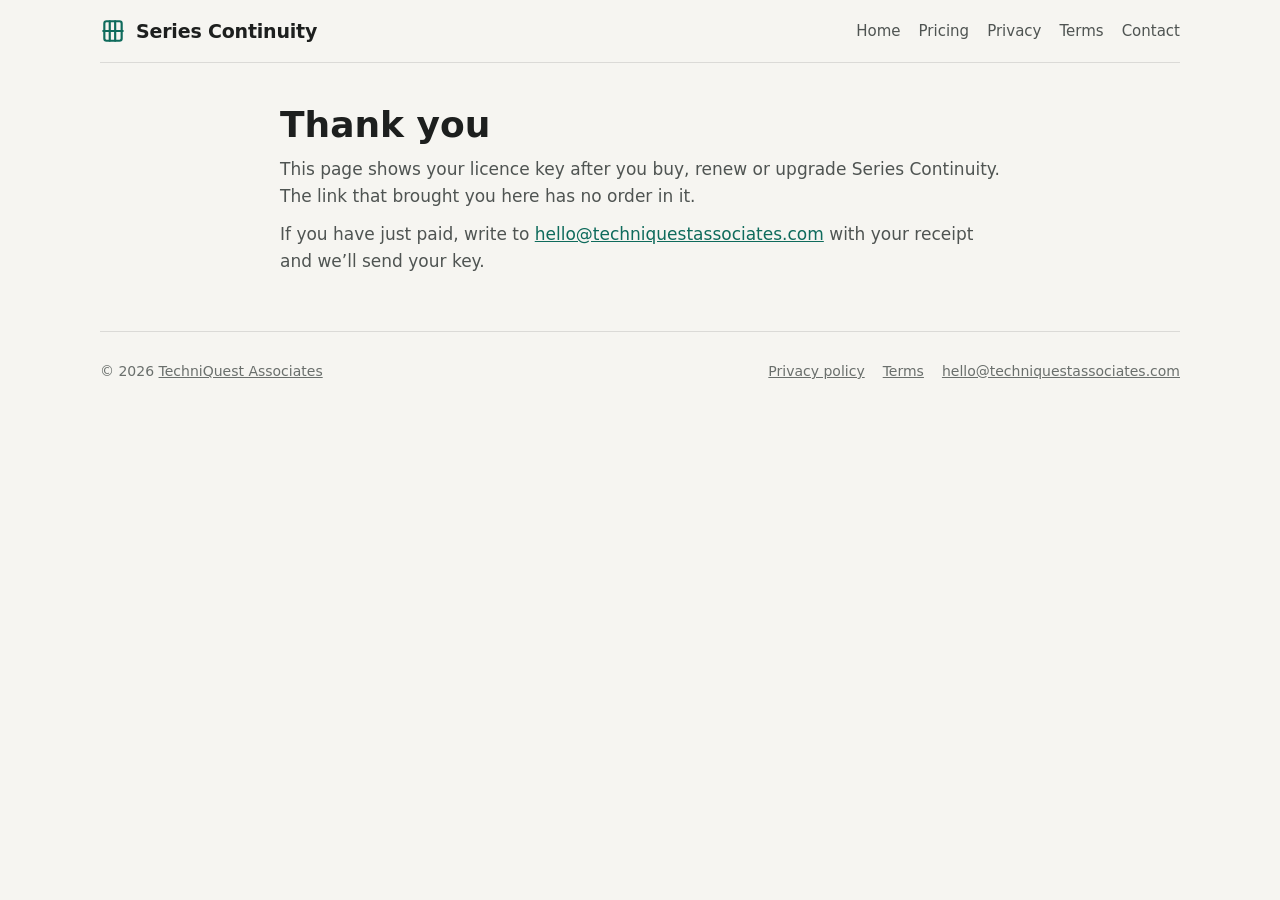
<file: thanks.html>
<!doctype html>
<html lang="en">
<head>
<meta charset="utf-8">
<meta name="viewport" content="width=device-width, initial-scale=1">
<title>Your licence key · Series Continuity</title>
<meta name="description" content="Your Series Continuity licence key, after you buy, renew or upgrade.">
<meta name="robots" content="noindex">
<meta name="referrer" content="no-referrer">
<link rel="icon" href="favicon.svg" type="image/svg+xml">
<link rel="stylesheet" href="site.css">
</head>
<!-- data-key-service: the licence key service's address (techniquest-keys). It
     must match where the service is deployed, and the service's ALLOWED_ORIGINS
     must include https://seriescontinuity.com. The same address is in the store
     settings at the foot of index.html. -->
<body data-key-service="https://keys.techniquestassociates.com">
<svg width="0" height="0" style="position:absolute" aria-hidden="true">
  <defs>
    <g id="i-mark" fill="none" stroke="currentColor" stroke-width="2" stroke-linecap="round" stroke-linejoin="round"><path d="M4 5a2 2 0 0 1 2-2h3v18H6a2 2 0 0 1-2-2z"/><path d="M9 3h5v18H9"/><path d="M14 3h4a2 2 0 0 1 2 2v14a2 2 0 0 1-2 2h-4"/><path d="M3 12h18"/></g>
  </defs>
</svg>

<header class="wrap top">
  <a class="brand" href="./"><svg viewBox="0 0 24 24" aria-hidden="true"><use href="#i-mark"/></svg>Series Continuity</a>
  <nav aria-label="Site">
    <a href="./">Home</a>
    <a href="./#pricing">Pricing</a>
    <a href="privacy.html">Privacy</a>
    <a href="terms.html">Terms</a>
    <a href="mailto:hello@techniquestassociates.com?subject=Series%20Continuity%20licence">Contact</a>
  </nav>
</header>

<main class="wrap doc thanks">
  <h1>Thank you</h1>

  <p class="key-status" id="status" role="status" aria-live="polite">Getting your licence key…</p>

  <section id="missing" hidden>
    <p>This page shows your licence key after you buy, renew or upgrade Series Continuity. The link that brought you here has no order in it.</p>
    <p>If you have just paid, write to <a href="mailto:hello@techniquestassociates.com?subject=Series%20Continuity%20licence">hello@techniquestassociates.com</a> with your receipt and we’ll send your key.</p>
  </section>

  <section id="held" hidden>
    <p>Your payment went through, and we need to look at your order before your licence is ready. There is nothing you need to do: we’ll be in touch by email, at the address you gave at checkout.</p>
    <p>If you have a question in the meantime, write to <a href="mailto:hello@techniquestassociates.com?subject=Series%20Continuity%20order">hello@techniquestassociates.com</a> with your receipt.</p>
  </section>

  <section id="licenses" hidden aria-label="Your licence keys"></section>

  <section id="help" hidden>
    <h2>Adding the key to Series Continuity</h2>
    <ol>
      <li>Open Series Continuity.</li>
      <li>Go to <strong>General Settings → License</strong>.</li>
      <li>Paste the key into <strong>Add a license key</strong> and choose <strong>Add key</strong>.</li>
    </ol>
    <p>A key works on up to three of your computers. To move it to another, remove it from the old one first, in the same place.</p>
    <div class="summary">
      <p><strong>Save this key now,</strong> for example in a password manager. It is shown on this page for 24 hours and is not emailed. If you lose it, write to <a href="mailto:hello@techniquestassociates.com?subject=Series%20Continuity%20licence">hello@techniquestassociates.com</a> with your licence ID or your receipt and we’ll send it again.</p>
    </div>
  </section>

  <section id="renewal-help" hidden>
    <h2>Getting your updated key</h2>
    <p>For your security, a renewed or upgraded key is not shown here. Your copy of Series Continuity collects it, using the key it already has:</p>
    <ol>
      <li>Open Series Continuity on a computer where your licence is already set up.</li>
      <li>Go to <strong>General Settings → License</strong>.</li>
      <li>Choose <strong>Check for updated key</strong>.</li>
    </ol>
    <p>Do this on each of your computers. It doesn’t use up another computer. If your licence isn’t set up anywhere just now, write to <a href="mailto:hello@techniquestassociates.com?subject=Series%20Continuity%20renewal">hello@techniquestassociates.com</a> with your licence ID and receipt.</p>
  </section>
</main>

<footer class="wrap site-foot">
  <span>&copy; 2026 <a href="https://techniquestassociates.com/">TechniQuest Associates</a></span>
  <nav aria-label="Footer"><a href="privacy.html">Privacy policy</a><a href="terms.html">Terms</a><a href="mailto:hello@techniquestassociates.com">hello@techniquestassociates.com</a></nav>
</footer>

<script>
(() => {
  const params = new URLSearchParams(location.search);
  const local = ['localhost', '127.0.0.1'].includes(location.hostname);
  // Only a copy served from this computer may point at another service, for testing.
  const service = (local && params.get('service')) || document.body.dataset.keyService;
  const session = params.get('session_id') || '';
  const status = document.getElementById('status');
  const list = document.getElementById('licenses');

  const TIERS = { basic: 'Basic', advanced: 'Advanced' };
  const CONTACT = 'hello@techniquestassociates.com';
  // Stripe's notification can take a few seconds to reach the key service.
  const WAIT_MS = 2000;
  const GIVE_UP_AFTER = 30; // about a minute

  function say(text) {
    status.textContent = text;
    status.hidden = !text;
  }

  function copyButton(textarea) {
    const button = document.createElement('button');
    button.type = 'button';
    button.className = 'btn';
    button.textContent = 'Copy key';
    button.addEventListener('click', async () => {
      try {
        await navigator.clipboard.writeText(textarea.value);
        button.textContent = 'Copied';
      } catch {
        textarea.focus();
        textarea.select();
        button.textContent = 'Press Ctrl+C to copy';
      }
      setTimeout(() => { button.textContent = 'Copy key'; }, 2500);
    });
    return button;
  }

  function note(text) {
    const p = document.createElement('p');
    p.textContent = text;
    return p;
  }

  const APPLIED = { renewal: 'Renewal applied', upgrade: 'Upgrade applied' };

  function show(licenses) {
    list.replaceChildren();
    let keys = 0;
    let applied = 0;
    licenses.forEach((license, i) => {
      const card = document.createElement('article');
      card.className = 'key-card';
      const title = document.createElement('h2');
      title.textContent = `${license.product || 'Series Continuity'} ${TIERS[license.tier] || ''}`.trim();
      const id = document.createElement('p');
      id.className = 'key-id';
      id.textContent = `Licence ID ${license.id}`;
      card.append(title, id);
      list.append(card);
      if (typeof license.key === 'string') {
        keys++;
        const label = document.createElement('label');
        label.className = 'key-label';
        label.htmlFor = `key-${i}`;
        label.textContent = 'Your licence key';
        const text = document.createElement('textarea');
        text.id = `key-${i}`;
        text.className = 'key-text';
        text.readOnly = true;
        text.rows = 4;
        text.spellcheck = false;
        text.value = license.key;
        text.addEventListener('focus', () => text.select());
        card.append(label, text, copyButton(text));
      } else if (license.bought === 'renewal' || license.bought === 'upgrade') {
        // A renewal or upgrade comes without a key: the app collects it.
        applied++;
        card.append(note(`${APPLIED[license.bought]} to this licence.`));
      } else if (license.blocked) {
        card.append(note(`This licence has been turned off. If you think that is a mistake, write to ${CONTACT} with your licence ID.`));
      } else {
        // A purchase's key is shown for 24 hours after checkout.
        card.append(note(`This key is no longer shown here. Write to ${CONTACT} with your licence ID or receipt and we will send it.`));
      }
    });
    list.hidden = false;
    document.getElementById('help').hidden = keys === 0;
    document.getElementById('renewal-help').hidden = applied === 0;
    say(
      keys > 1
        ? 'Here are your licence keys.'
        : keys === 1
          ? 'Here is your licence key.'
          : applied
            ? 'Your payment went through and has been applied to your licence.'
            : 'Here is your order.',
    );
  }

  function held() {
    say('Your payment went through.');
    document.getElementById('held').hidden = false;
  }

  async function fetchKeys(attempt) {
    let response;
    try {
      response = await fetch(
        `${service}/v1/order?session_id=${encodeURIComponent(session)}`,
        { cache: 'no-store' },
      );
    } catch {
      response = null;
    }
    if (response && response.ok) {
      const body = await response.json().catch(() => null);
      if (body && body.held === true) return held();
      if (body && Array.isArray(body.licenses) && body.licenses.length) return show(body.licenses);
    }
    const pending = response && response.status === 404;
    if ((pending || !response) && attempt < GIVE_UP_AFTER) {
      say(attempt < 3 ? 'Getting your licence key…' : 'Your payment went through. Your key is on its way…');
      return setTimeout(() => fetchKeys(attempt + 1), WAIT_MS);
    }
    say(
      'Your payment went through, but your key could not be shown just now. ' +
        `Refresh this page in a few minutes, or write to ${CONTACT} ` +
        'with your receipt and we will send it.',
    );
  }

  if (!/^cs_[A-Za-z0-9_]+$/.test(session)) {
    say('');
    document.getElementById('missing').hidden = false;
  } else {
    fetchKeys(0);
  }
})();
</script>
</body>
</html>
</file>
<file: site.css>
/* techniquestassociates.com: the company behind Glimmer. One page of what we make and what we
   do, plus a privacy page. System fonts, no trackers, light and dark. */
:root {
  --paper: #f6f5f1;
  --surface: #ffffff;
  --ink: #1d1f1e;
  --ink-2: #4f5452;
  --ink-3: #6a6f6c;
  --rule: rgba(29, 31, 30, 0.12);
  --accent: #0f6b5c;
  --accent-soft: #e2f2ee;
  --font-display: "Segoe UI Variable Display", "Segoe UI", system-ui, -apple-system, "Helvetica Neue", sans-serif;
  --font-body: "Segoe UI Variable Text", "Segoe UI", system-ui, -apple-system, "Helvetica Neue", sans-serif;
  --font-mono: ui-monospace, "Cascadia Mono", "SF Mono", Consolas, monospace;
}
@media (prefers-color-scheme: dark) {
  :root:not([data-theme="light"]) {
    --paper: #171918; --surface: #212423; --ink: #e9ebe8; --ink-2: #bcc1be; --ink-3: #959b97;
    --rule: rgba(255, 255, 255, 0.12); --accent: #6fd0bc; --accent-soft: #123d35; color-scheme: dark;
  }
}
:root[data-theme="dark"] {
  --paper: #171918; --surface: #212423; --ink: #e9ebe8; --ink-2: #bcc1be; --ink-3: #959b97;
  --rule: rgba(255, 255, 255, 0.12); --accent: #6fd0bc; --accent-soft: #123d35; color-scheme: dark;
}

* { box-sizing: border-box; }
[hidden] { display: none !important; }
body { background: var(--paper); color: var(--ink); font: 17px/1.6 var(--font-body); margin: 0; }
h1, h2, h3 { font-family: var(--font-display); line-height: 1.2; margin: 0; }
p { margin: 0; }
a { color: var(--accent); }
a:focus-visible { outline: 2px solid var(--accent); outline-offset: 2px; border-radius: 2px; }

.wrap { width: min(1080px, 100% - 32px); margin-inline: auto; }

/* ---------- Header ---------- */
.top { display: flex; align-items: center; justify-content: space-between; gap: 16px; padding-block: 18px; border-bottom: 1px solid var(--rule); }
.brand { display: flex; align-items: center; gap: 10px; font: 700 19px/1 var(--font-display); color: var(--ink); text-decoration: none; letter-spacing: -0.01em; }
.brand svg { width: 26px; height: 26px; color: var(--accent); flex: none; }
.top nav { display: flex; flex-wrap: wrap; gap: 4px 18px; font-size: 15px; }
.top nav a { color: var(--ink-2); text-decoration: none; }
.top nav a:hover, .top nav a[aria-current="page"] { color: var(--ink); text-decoration: underline; text-underline-offset: 4px; }

/* ---------- Hero ---------- */
.hero { padding-block: 64px 48px; max-width: 46rem; }
.eyebrow { display: block; font: 500 13px/1.4 var(--font-mono); letter-spacing: 0.04em; text-transform: uppercase; color: var(--accent); }
.hero h1 { font-size: clamp(34px, 5vw, 52px); font-weight: 700; letter-spacing: -0.02em; margin-top: 12px; }
.lede { font-size: 20px; color: var(--ink-2); margin-top: 18px; max-width: 40rem; }
.cta { margin-top: 28px; display: flex; flex-wrap: wrap; gap: 12px; }
.btn { display: inline-block; font: 600 16px/1 var(--font-body); padding: 13px 18px; border-radius: 6px; background: var(--accent); color: var(--surface); text-decoration: none; }
.btn.quiet { background: transparent; color: var(--accent); border: 1px solid var(--accent); }

/* ---------- Sections ---------- */
.section { border-top: 1px solid var(--rule); padding-block: 48px; }
.section > h2 { font-size: clamp(26px, 3.2vw, 34px); font-weight: 700; margin-top: 8px; }
.section > p.intro { color: var(--ink-2); margin-top: 10px; max-width: 42rem; }
.cards { margin-top: 24px; display: grid; gap: 16px; grid-template-columns: repeat(2, minmax(0, 1fr)); }
.card { background: var(--surface); border: 1px solid var(--rule); border-radius: 8px; padding: 22px; display: grid; gap: 10px; align-content: start; }
.card h3 { font-size: 22px; font-weight: 700; display: flex; align-items: center; gap: 10px; }
.card h3 svg { width: 24px; height: 24px; color: var(--accent); flex: none; }
.card p { color: var(--ink-2); }
.card ul { margin: 0; padding-left: 20px; color: var(--ink-2); display: grid; gap: 4px; }
.card .more { font-weight: 600; text-decoration: none; }
.card .more:hover { text-decoration: underline; }
.tag { justify-self: start; font: 500 12px/1 var(--font-mono); padding: 6px 8px; border-radius: 4px; background: var(--accent-soft); color: var(--accent); }

/* ---------- Footer ---------- */
.site-foot { border-top: 1px solid var(--rule); padding-block: 28px 40px; display: flex; flex-wrap: wrap; justify-content: space-between; gap: 12px 24px; font-size: 14px; color: var(--ink-3); }
.site-foot nav { display: flex; flex-wrap: wrap; gap: 4px 18px; }
.site-foot a { color: var(--ink-3); }

/* ---------- Policy pages ---------- */
.doc { max-width: 720px; padding-block: 40px 56px; }
.doc h1 { font-size: 36px; font-weight: 700; }
.doc h2 { font-size: 21px; font-weight: 700; margin-top: 32px; }
.doc p, .doc ul { margin-top: 10px; color: var(--ink-2); }
.doc .updated { font: 13px/1.5 var(--font-mono); color: var(--ink-3); margin-top: 8px; }

@media (max-width: 760px) {
  .hero { padding-block: 40px 32px; }
  .cards { grid-template-columns: minmax(0, 1fr); }
}

/* Legal pages */
.doc .summary { margin-top: 24px; background: var(--surface, #fff); border: 1px solid var(--rule, #e2ded6); border-radius: 6px; padding: 16px 18px; }
.doc .summary p { margin-top: 0; }
.doc ul { padding-left: 22px; display: grid; gap: 6px; }
.doc code { font: 14px var(--font-mono, monospace); background: var(--rule); padding: 1px 5px; border-radius: 3px; overflow-wrap: anywhere; }

/* ---------- Pricing ---------- */
.plans { margin-top: 24px; display: grid; gap: 16px; grid-template-columns: repeat(3, minmax(0, 1fr)); align-items: stretch; }
.plan { position: relative; background: var(--surface); border: 1px solid var(--rule); border-radius: 8px; padding: 22px; display: flex; flex-direction: column; gap: 10px; }
.plan.feat { border: 2px solid var(--accent); padding: 21px; }
.plan .tag { position: absolute; top: 20px; right: 20px; }
.plan h3 { font-size: 22px; font-weight: 700; display: flex; align-items: center; gap: 10px; }
.plan h3 svg { width: 24px; height: 24px; color: var(--accent); flex: none; }
.plan .price { font: 700 28px/1.15 var(--font-display); letter-spacing: -0.01em; font-variant-numeric: tabular-nums; }
.plan .price span { font: 500 13px/1 var(--font-mono); letter-spacing: 0.02em; color: var(--ink-3); }
.plan .pitch { color: var(--ink-2); }
.plan ul { margin: 4px 0 0; padding-left: 20px; display: grid; gap: 6px; font-size: 15px; color: var(--ink-2); }
.plan .left { font: 500 14px/1.4 var(--font-mono); color: var(--accent); }
.plan .btn { margin-top: auto; text-align: center; }
.btn.quiet:hover { background: var(--accent-soft); }
.btn[aria-disabled="true"] { background: var(--rule); color: var(--ink-3); border-color: transparent; cursor: not-allowed; pointer-events: none; }
.store-note { margin-top: 16px; background: var(--accent-soft); border-radius: 8px; padding: 14px 18px; color: var(--ink); max-width: 46rem; }
.facts { margin-top: 20px; display: grid; gap: 8px; padding-left: 20px; color: var(--ink-2); max-width: 46rem; }
.facts strong { color: var(--ink); }
.renew-steps { margin-top: 14px; padding-left: 22px; display: grid; gap: 6px; color: var(--ink-2); max-width: 46rem; }
.renew-links { margin-top: 18px; display: flex; flex-wrap: wrap; gap: 12px; }
@media (max-width: 900px) {
  .plans { grid-template-columns: minmax(0, 1fr); max-width: 520px; }
}

/* ---------- Thank-you page: the licence keys after checkout ---------- */
.thanks .key-status { margin-top: 12px; font-size: 18px; color: var(--ink); }
.thanks ol { margin-top: 10px; color: var(--ink-2); padding-left: 22px; display: grid; gap: 6px; }
#licenses { display: grid; gap: 16px; margin-top: 20px; }
.key-card { background: var(--surface); border: 1px solid var(--rule); border-radius: 8px; padding: 20px 22px; display: grid; gap: 10px; }
.doc .key-card h2 { margin-top: 0; }
.doc .key-card p { margin-top: 0; }
.key-id { font: 500 14px/1.4 var(--font-mono); color: var(--ink-2); }
.key-label { font-size: 14px; color: var(--ink-3); }
.key-text { width: 100%; min-width: 0; resize: none; font: 13px/1.5 var(--font-mono); color: var(--ink); background: var(--paper); border: 1px solid var(--rule); border-radius: 6px; padding: 10px 12px; overflow-wrap: anywhere; word-break: break-all; }
.key-text:focus { outline: 2px solid var(--accent); outline-offset: 1px; }
.key-card .btn { justify-self: start; cursor: pointer; border: 0; }
.renew-steps code { font: 14px var(--font-mono); background: var(--rule); padding: 1px 5px; border-radius: 3px; }
</file>
